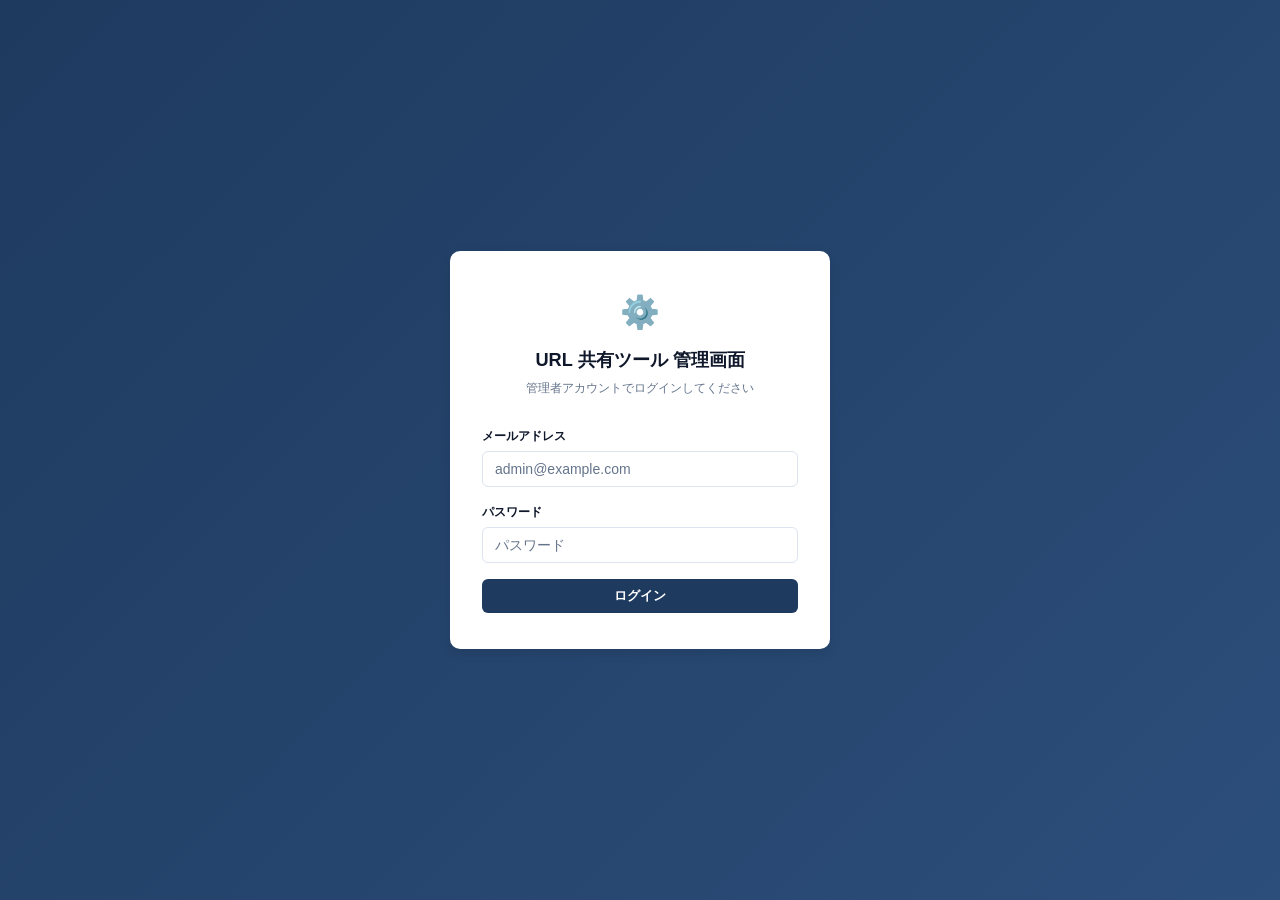
<file: admin/index.html>
<!DOCTYPE html>
<html lang="ja">
<head>
  <meta charset="UTF-8">
  <meta name="viewport" content="width=device-width, initial-scale=1.0">
  <title>管理画面 — ログイン</title>
  <link rel="stylesheet" href="/admin/css/style.css">
</head>
<body>
  <div class="login-page">
    <div class="login-box">
      <div class="login-logo">
        <div class="login-logo-icon">⚙️</div>
        <h1>URL 共有ツール 管理画面</h1>
        <p>管理者アカウントでログインしてください</p>
      </div>

      <form class="login-form" id="login-form" novalidate>
        <div class="form-group">
          <label class="form-label" for="email">メールアドレス</label>
          <input class="form-input" type="email" id="email"
                 placeholder="admin@example.com" autocomplete="email" required>
          <span class="form-error" id="email-error"></span>
        </div>
        <div class="form-group">
          <label class="form-label" for="password">パスワード</label>
          <input class="form-input" type="password" id="password"
                 placeholder="パスワード" autocomplete="current-password" required>
        </div>
        <div class="form-error" id="form-error"></div>
        <button class="btn btn-primary btn-block" type="submit" id="submit-btn">
          ログイン
        </button>
      </form>
    </div>
  </div>

  <div id="toast"></div>

  <script src="/admin/js/api.js"></script>
  <script src="/admin/js/ui.js"></script>
  <script>
    if (getToken()) location.href = '/admin/urls.html';

    const formError  = document.getElementById('form-error');
    const emailError = document.getElementById('email-error');
    const submitBtn  = document.getElementById('submit-btn');

    document.getElementById('login-form').addEventListener('submit', async (e) => {
      e.preventDefault();
      [formError, emailError].forEach(el => el.classList.remove('visible'));

      const email    = document.getElementById('email').value.trim();
      const password = document.getElementById('password').value;

      setLoading(submitBtn, true);
      try {
        const res = await api.login(email, password);
        if (!res) return;

        if (res.ok) {
          location.href = '/admin/urls.html';
          return;
        }

        const data = await res.json();
        if (res.status === 401) {
          formError.textContent = 'メールアドレスまたはパスワードが正しくありません。';
          formError.classList.add('visible');
        } else if (res.status === 403) {
          formError.textContent = '管理者権限がありません。';
          formError.classList.add('visible');
        } else if (res.status === 422 && data.errors) {
          if (data.errors.email) { emailError.textContent = data.errors.email[0]; emailError.classList.add('visible'); }
        } else {
          formError.textContent = 'エラーが発生しました。';
          formError.classList.add('visible');
        }
      } catch {
        formError.textContent = 'ネットワークエラーが発生しました。';
        formError.classList.add('visible');
      } finally {
        setLoading(submitBtn, false);
      }
    });
  </script>
</body>
</html>
</file>
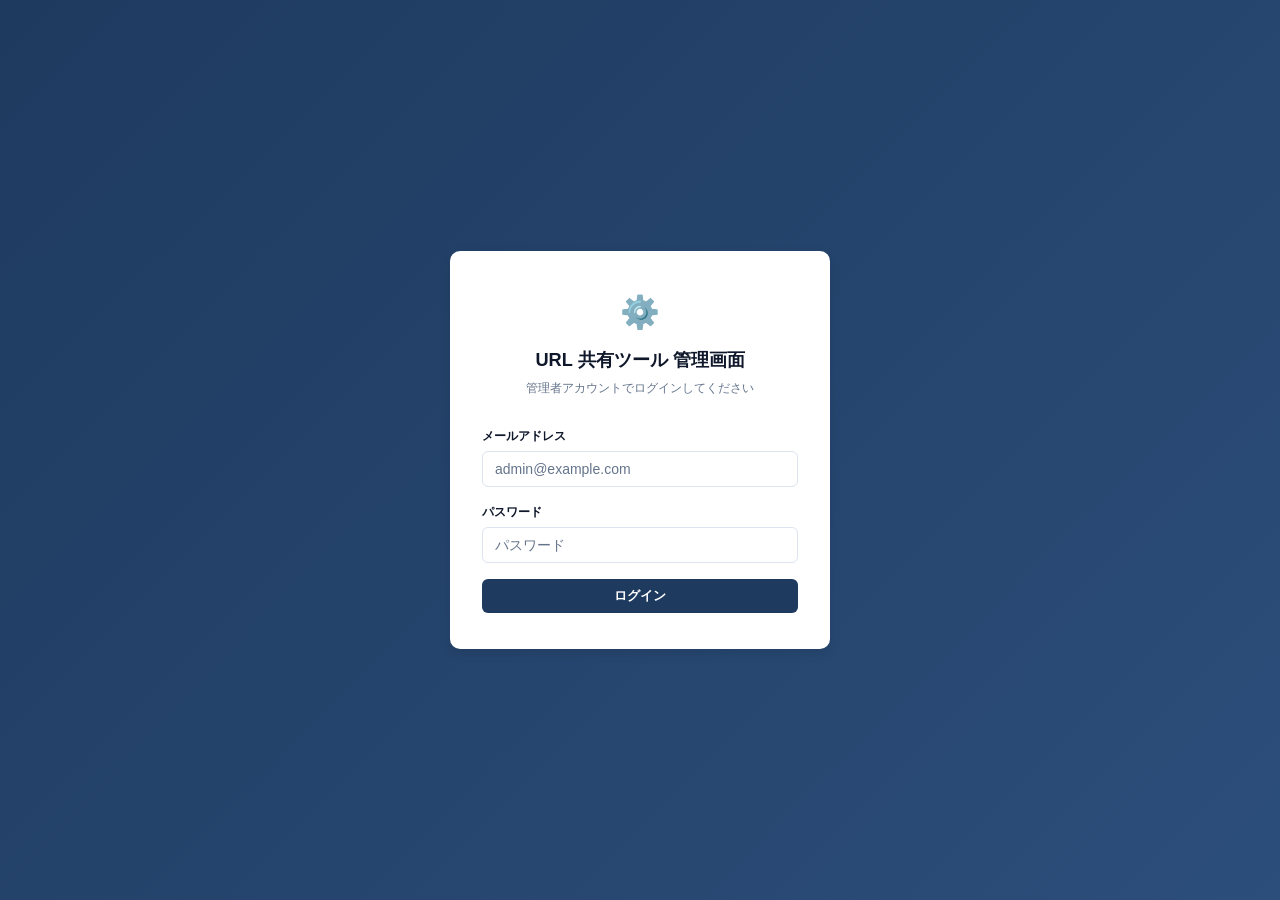
<file: admin/urls.html>
<!DOCTYPE html>
<html lang="ja">
<head>
  <meta charset="UTF-8">
  <meta name="viewport" content="width=device-width, initial-scale=1.0">
  <title>URL 管理 — 管理画面</title>
  <link rel="stylesheet" href="/admin/css/style.css">
</head>
<body>
  <div class="page-wrap">

    <!-- ヘッダー -->
    <header class="app-header">
      <div class="app-header-title">
        <span>⚙️</span> 管理画面
      </div>
      <div class="app-header-right">
        <button class="btn btn-ghost btn-sm" id="logout-btn"
                style="color:#fff;border-color:rgba(255,255,255,.4);">ログアウト</button>
      </div>
    </header>

    <!-- ナビ -->
    <nav class="app-nav">
      <a class="nav-link active" href="/admin/urls.html">URL 一覧</a>
      <a class="nav-link" href="/admin/users.html">ユーザー管理</a>
      <a class="nav-link" href="/admin/export.html">エクスポート</a>
    </nav>

    <!-- コンテンツ -->
    <div class="page-content">
      <div class="toolbar">
        <div class="toolbar-left">
          <input class="search-input" id="search" type="text" placeholder="URL・タイトルで検索…">
          <select class="filter-select" id="status-filter">
            <option value="">すべてのステータス</option>
            <option value="temporary">あとで読む</option>
            <option value="bookmarked">ブックマーク</option>
          </select>
        </div>
        <div class="toolbar-right">
          <button class="btn btn-outline btn-sm" id="reload-btn">再読込</button>
        </div>
      </div>

      <div class="card table-wrap" id="table-wrap">
        <table id="urls-table">
          <thead>
            <tr>
              <th>タイトル / URL</th>
              <th>ユーザー</th>
              <th>ステータス</th>
              <th>登録日時</th>
              <th style="text-align:right;">操作</th>
            </tr>
          </thead>
          <tbody id="urls-tbody">
            <tr><td colspan="5" style="text-align:center;padding:32px;color:var(--text-muted);">読み込み中…</td></tr>
          </tbody>
        </table>
      </div>
    </div>

  </div>

  <!-- 削除確認モーダル（簡易） -->
  <div id="confirm-overlay"
       style="display:none;position:fixed;inset:0;background:rgba(0,0,0,.5);
              z-index:200;align-items:center;justify-content:center;">
    <div class="card" style="padding:24px 28px;max-width:380px;width:90%;margin:16px;">
      <h2 style="margin-bottom:12px;">削除の確認</h2>
      <p style="font-size:13px;color:var(--text-muted);margin-bottom:20px;" id="confirm-msg"></p>
      <div style="display:flex;gap:10px;justify-content:flex-end;">
        <button class="btn btn-ghost" id="confirm-cancel">キャンセル</button>
        <button class="btn btn-danger" id="confirm-ok">削除する</button>
      </div>
    </div>
  </div>

  <div id="toast"></div>

  <script src="/admin/js/api.js"></script>
  <script src="/admin/js/ui.js"></script>
  <script>
    requireAdminAuth();
    setActiveNav('/admin/urls.html');

    let allItems = [];
    let searchTerm = '';
    let statusFilter = '';
    let pendingDeleteId = null;

    // ── 読み込み ──
    async function loadUrls() {
      document.getElementById('urls-tbody').innerHTML =
        '<tr><td colspan="5" style="text-align:center;padding:32px;color:var(--text-muted);">読み込み中…</td></tr>';
      try {
        const res = await api.listUrls({ status: statusFilter });
        if (!res) return;
        if (!res.ok) { showToast('読み込みに失敗しました', 'error'); return; }
        const data = await res.json();
        allItems = data.data ?? data;
        renderTable();
      } catch {
        showToast('ネットワークエラー', 'error');
      }
    }

    // ── テーブル描画 ──
    function renderTable() {
      const term = searchTerm.toLowerCase();
      const filtered = allItems.filter(item => {
        if (!term) return true;
        return (item.title ?? '').toLowerCase().includes(term)
            || item.url.toLowerCase().includes(term)
            || (item.user?.email ?? '').toLowerCase().includes(term);
      });

      const tbody = document.getElementById('urls-tbody');
      if (!filtered.length) {
        tbody.innerHTML = '<tr><td colspan="5"><div class="empty-state"><div class="empty-state-icon">📂</div><div class="empty-state-text">該当する URL がありません</div></div></td></tr>';
        return;
      }

      tbody.innerHTML = filtered.map(item => {
        const title  = escHtml(item.title || '(タイトルなし)');
        const url    = escHtml(item.url);
        const email  = escHtml(item.user?.email ?? '—');
        const date   = item.created_at ? new Date(item.created_at).toLocaleString('ja-JP', {year:'numeric',month:'2-digit',day:'2-digit',hour:'2-digit',minute:'2-digit'}) : '—';
        let badge = '';
        if (item.status === 'bookmarked') badge = '<span class="badge badge-bookmarked">★ ブックマーク</span>';
        else if (item.status === 'temporary') badge = '<span class="badge badge-temporary">あとで読む</span>';
        else badge = '<span class="badge badge-deleted">削除済み</span>';

        return `<tr>
          <td>
            <div class="cell-title" title="${url}">
              <a href="${url}" target="_blank" rel="noopener noreferrer"
                 style="color:var(--accent);text-decoration:none;">${title}</a>
            </div>
            <div class="cell-url" style="font-size:11px;color:var(--text-muted);" title="${url}">${url}</div>
          </td>
          <td class="cell-user">${email}</td>
          <td>${badge}</td>
          <td style="font-size:12px;white-space:nowrap;">${date}</td>
          <td class="cell-actions">
            <button class="btn btn-danger btn-sm action-delete"
                    data-id="${escHtml(item.id)}"
                    data-title="${title}">削除</button>
          </td>
        </tr>`;
      }).join('');
    }

    // ── 検索・フィルター ──
    let searchTimer;
    document.getElementById('search').addEventListener('input', (e) => {
      clearTimeout(searchTimer);
      searchTimer = setTimeout(() => { searchTerm = e.target.value.trim(); renderTable(); }, 200);
    });
    document.getElementById('status-filter').addEventListener('change', (e) => {
      statusFilter = e.target.value;
      loadUrls();
    });
    document.getElementById('reload-btn').addEventListener('click', loadUrls);

    // ── 削除アクション ──
    document.getElementById('urls-tbody').addEventListener('click', (e) => {
      const btn = e.target.closest('.action-delete');
      if (!btn) return;
      pendingDeleteId = btn.dataset.id;
      document.getElementById('confirm-msg').textContent = `「${btn.dataset.title}」を削除しますか？この操作は元に戻せません。`;
      const overlay = document.getElementById('confirm-overlay');
      overlay.style.display = 'flex';
    });

    document.getElementById('confirm-cancel').addEventListener('click', () => {
      document.getElementById('confirm-overlay').style.display = 'none';
      pendingDeleteId = null;
    });

    document.getElementById('confirm-ok').addEventListener('click', async () => {
      if (!pendingDeleteId) return;
      const id = pendingDeleteId;
      document.getElementById('confirm-overlay').style.display = 'none';
      pendingDeleteId = null;

      const btn = document.querySelector(`.action-delete[data-id="${id}"]`);
      if (btn) setLoading(btn, true);

      try {
        const res = await api.deleteUrl(id);
        if (!res) return;
        if (res.ok) {
          showToast('削除しました', 'success');
          allItems = allItems.filter(item => item.id !== id);
          renderTable();
        } else {
          showToast('削除に失敗しました', 'error');
          if (btn) setLoading(btn, false);
        }
      } catch {
        showToast('ネットワークエラー', 'error');
        if (btn) setLoading(btn, false);
      }
    });

    // ── ログアウト ──
    document.getElementById('logout-btn').addEventListener('click', async () => {
      const btn = document.getElementById('logout-btn');
      setLoading(btn, true);
      try { await api.logout(); } finally { location.href = '/admin/'; }
    });

    loadUrls();
  </script>
</body>
</html>
</file>
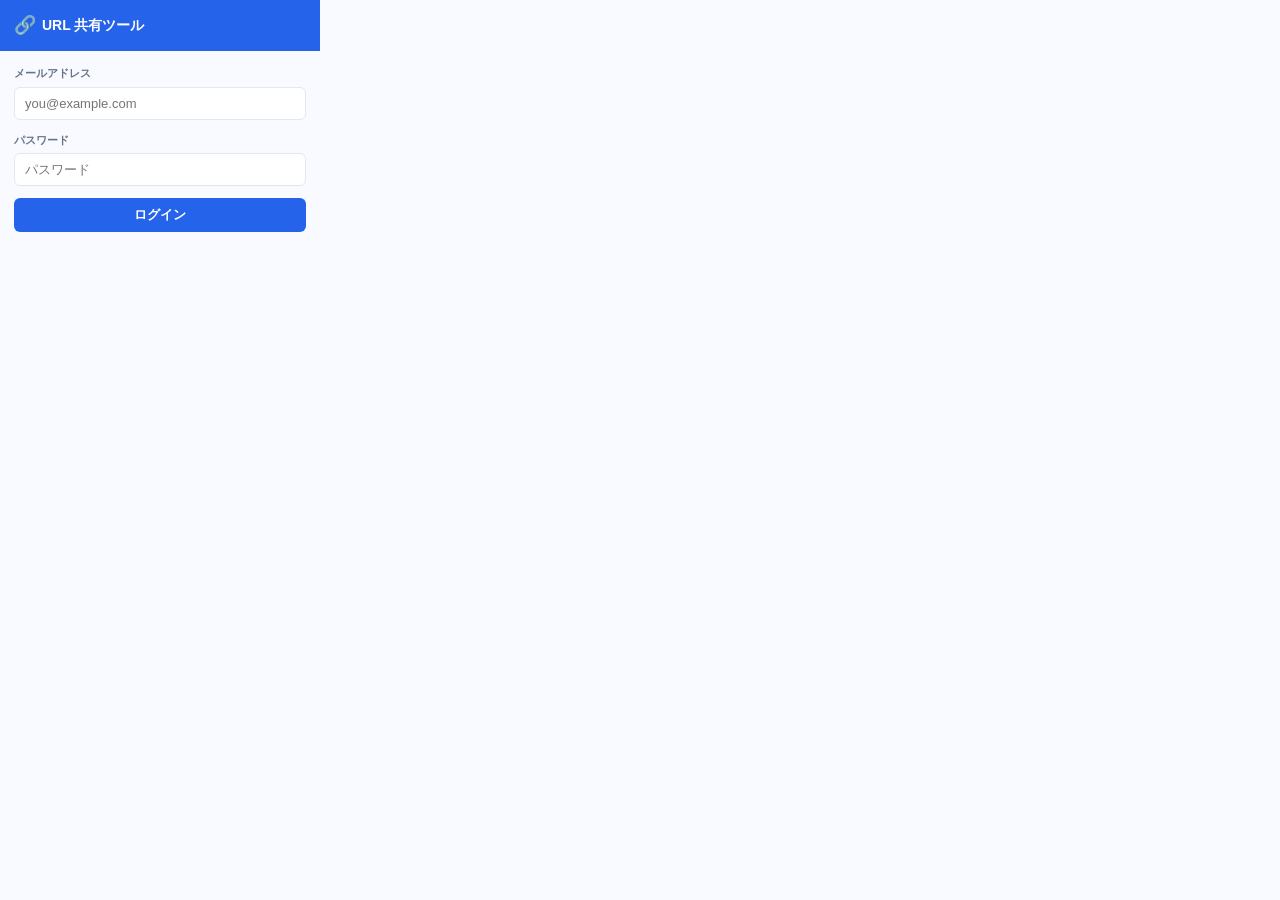
<file: extension/popup.html>
<!DOCTYPE html>
<html lang="ja">
<head>
  <meta charset="UTF-8">
  <title>URL 共有ツール</title>
  <style>
    *, *::before, *::after { box-sizing: border-box; margin: 0; padding: 0; }

    :root {
      --primary:      #2563EB;
      --primary-dark: #1D4ED8;
      --primary-soft: rgba(37,99,235,.1);
      --surface:      #F8FAFF;
      --card:         #FFFFFF;
      --border:       #E2E8F0;
      --text:         #0F172A;
      --text-muted:   #64748B;
      --success:      #16A34A;
      --warn:         #D97706;
      --warn-soft:    rgba(217,119,6,.12);
      --danger:       #DC2626;
      --radius:       8px;
      --radius-sm:    6px;
    }

    html {
      font-family: -apple-system, BlinkMacSystemFont, 'Helvetica Neue', sans-serif;
      font-size: 14px;
      background: var(--surface);
      color: var(--text);
      line-height: 1.5;
    }

    body {
      width: 320px;
      min-height: 200px;
    }

    /* ── Header ── */
    .header {
      background: var(--primary);
      color: #fff;
      padding: 12px 14px;
      display: flex; align-items: center; justify-content: space-between;
    }
    .header-title {
      display: flex; align-items: center; gap: 6px;
      font-size: 14px; font-weight: 700;
    }
    .header-title span { font-size: 18px; }
    .header-logout {
      background: none; border: 1px solid rgba(255,255,255,.4);
      color: rgba(255,255,255,.85);
      padding: 4px 8px; border-radius: 4px;
      font-size: 11px; font-weight: 600;
      cursor: pointer; font-family: inherit;
    }
    .header-logout:hover { background: rgba(255,255,255,.15); }

    /* ── Sections ── */
    .section { padding: 14px; }

    /* ── Form ── */
    .form-group { display: flex; flex-direction: column; gap: 5px; margin-bottom: 12px; }
    .form-label { font-size: 11px; font-weight: 600; color: var(--text-muted); }
    .form-input {
      padding: 8px 10px; border: 1.5px solid var(--border); border-radius: var(--radius-sm);
      font-size: 13px; font-family: inherit; color: var(--text); background: var(--card);
      width: 100%; transition: border-color .15s;
    }
    .form-input:focus { outline: none; border-color: var(--primary); }
    .form-error { font-size: 11px; color: var(--danger); display: none; }
    .form-error.visible { display: block; }

    /* ── Button ── */
    .btn {
      display: inline-flex; align-items: center; justify-content: center; gap: 5px;
      padding: 8px 14px; border: none; border-radius: var(--radius-sm);
      font-size: 13px; font-weight: 600; cursor: pointer;
      font-family: inherit; width: 100%;
      transition: background .15s;
    }
    .btn:disabled { opacity: .5; cursor: not-allowed; }
    .btn-primary { background: var(--primary); color: #fff; }
    .btn-primary:hover:not(:disabled) { background: var(--primary-dark); }
    .btn-outline { background: transparent; color: var(--primary); border: 1.5px solid var(--primary); }
    .btn-warn    { background: var(--warn-soft); color: var(--warn); border: 1.5px solid rgba(217,119,6,.3); }
    .btn-group   { display: flex; gap: 8px; }

    /* ── URL preview ── */
    .url-preview {
      background: var(--card);
      border: 1px solid var(--border);
      border-radius: var(--radius);
      padding: 10px 12px;
      margin-bottom: 14px;
      font-size: 12px;
    }
    .url-preview-title {
      font-weight: 600; color: var(--text);
      overflow: hidden; text-overflow: ellipsis; white-space: nowrap;
      margin-bottom: 2px;
    }
    .url-preview-url {
      color: var(--text-muted);
      overflow: hidden; text-overflow: ellipsis; white-space: nowrap;
    }

    /* ── Status choice ── */
    .status-choice { display: flex; gap: 6px; margin-bottom: 12px; }
    .status-btn {
      flex: 1; padding: 7px; border-radius: var(--radius-sm);
      font-size: 12px; font-weight: 600; cursor: pointer; font-family: inherit;
      background: var(--surface); color: var(--text-muted);
      border: 1.5px solid var(--border);
      transition: all .15s;
    }
    .status-btn.selected-temporary { background: var(--primary-soft); color: var(--primary); border-color: var(--primary); }
    .status-btn.selected-bookmarked { background: var(--warn-soft); color: var(--warn); border-color: rgba(217,119,6,.4); }

    /* ── Success state ── */
    .success-state {
      text-align: center; padding: 24px 14px;
    }
    .success-icon { font-size: 36px; margin-bottom: 8px; }
    .success-text { font-size: 14px; font-weight: 600; color: var(--text); }
    .success-sub  { font-size: 12px; color: var(--text-muted); margin-top: 4px; }

    /* ── Spinner ── */
    .spinner {
      width: 16px; height: 16px;
      border: 2px solid rgba(255,255,255,.3);
      border-top-color: #fff;
      border-radius: 50%;
      animation: spin .6s linear infinite;
      display: inline-block;
    }
    @keyframes spin { to { transform: rotate(360deg); } }
  </style>
</head>
<body>

  <!-- ログイン画面 -->
  <div id="view-login">
    <div class="header">
      <div class="header-title"><span>🔗</span> URL 共有ツール</div>
    </div>
    <div class="section">
      <div class="form-group">
        <label class="form-label" for="login-email">メールアドレス</label>
        <input class="form-input" type="email" id="login-email" placeholder="you@example.com" autocomplete="email">
      </div>
      <div class="form-group">
        <label class="form-label" for="login-password">パスワード</label>
        <input class="form-input" type="password" id="login-password" placeholder="パスワード" autocomplete="current-password">
      </div>
      <div class="form-error" id="login-error"></div>
      <div style="margin-top:4px;">
        <button class="btn btn-primary" id="login-btn">ログイン</button>
      </div>
    </div>
  </div>

  <!-- 保存画面 -->
  <div id="view-save" style="display:none;">
    <div class="header">
      <div class="header-title"><span>🔗</span> URL 共有ツール</div>
      <button class="header-logout" id="logout-btn">ログアウト</button>
    </div>
    <div class="section">
      <div class="url-preview" id="url-preview">
        <div class="url-preview-title" id="preview-title">読み込み中…</div>
        <div class="url-preview-url" id="preview-url"></div>
      </div>

      <div class="status-choice">
        <button class="status-btn selected-temporary" data-status="temporary" id="btn-temporary">⏰ あとで読む</button>
        <button class="status-btn" data-status="bookmarked" id="btn-bookmarked">★ ブックマーク</button>
      </div>

      <div class="form-error" id="save-error"></div>

      <button class="btn btn-primary" id="save-btn">保存する</button>
    </div>
  </div>

  <!-- 保存完了画面 -->
  <div id="view-done" style="display:none;">
    <div class="header">
      <div class="header-title"><span>🔗</span> URL 共有ツール</div>
      <button class="header-logout" id="logout-btn-done">ログアウト</button>
    </div>
    <div class="success-state">
      <div class="success-icon">✅</div>
      <div class="success-text" id="done-text">保存しました</div>
      <div class="success-sub" id="done-sub"></div>
    </div>
    <div class="section" style="padding-top:0;">
      <button class="btn btn-outline" id="save-another-btn">別の URL を保存する</button>
    </div>
  </div>

  <script src="popup.js"></script>
</body>
</html>
</file>
<file: admin/css/style.css>
/* ── Reset & Root ───────────────────────────────────────── */
*, *::before, *::after { box-sizing: border-box; margin: 0; padding: 0; }

:root {
  --primary:      #1E3A5F;
  --primary-mid:  #2C4E7A;
  --primary-dark: #162D4A;
  --primary-soft: rgba(30, 58, 95, 0.08);
  --accent:       #2563EB;
  --surface:      #F1F5FB;
  --card:         #FFFFFF;
  --border:       #DCE4EF;
  --text:         #0F172A;
  --text-muted:   #64748B;
  --success:      #16A34A;
  --warn:         #D97706;
  --warn-soft:    rgba(217,119,6,.12);
  --danger:       #DC2626;
  --danger-soft:  rgba(220,38,38,.08);
  --radius:       10px;
  --radius-sm:    6px;
  --shadow:       0 1px 3px rgba(0,0,0,.07), 0 1px 2px rgba(0,0,0,.04);
  --shadow-md:    0 4px 12px rgba(0,0,0,.10);
}

html {
  background: var(--surface);
  color: var(--text);
  font-family: -apple-system, BlinkMacSystemFont, 'Helvetica Neue',
               'Hiragino Sans', 'Hiragino Kaku Gothic ProN', sans-serif;
  font-size: 14px;
  line-height: 1.6;
  -webkit-font-smoothing: antialiased;
}
body { min-height: 100vh; }

h1 { font-size: 1.5rem; font-weight: 700; }
h2 { font-size: 1.1rem; font-weight: 600; }

/* ── Button ─────────────────────────────────────────────── */
.btn {
  display: inline-flex; align-items: center; justify-content: center; gap: 6px;
  padding: 8px 16px;
  border-radius: var(--radius-sm);
  border: none;
  font-size: 13px; font-weight: 600;
  cursor: pointer;
  transition: background .15s, opacity .15s;
  white-space: nowrap;
  font-family: inherit;
}
.btn:disabled { opacity: .5; cursor: not-allowed; }

.btn-primary { background: var(--primary); color: #fff; }
.btn-primary:hover:not(:disabled) { background: var(--primary-dark); }

.btn-outline { background: transparent; color: var(--accent); border: 1.5px solid var(--accent); }
.btn-outline:hover:not(:disabled) { background: var(--primary-soft); }

.btn-ghost { background: transparent; color: var(--text-muted); border: 1.5px solid var(--border); }
.btn-ghost:hover:not(:disabled) { background: var(--border); }

.btn-danger { background: var(--danger-soft); color: var(--danger); border: 1.5px solid rgba(220,38,38,.2); }
.btn-danger:hover:not(:disabled) { background: rgba(220,38,38,.15); }

.btn-sm { padding: 5px 10px; font-size: 12px; }
.btn-block { width: 100%; }

/* ── Form ───────────────────────────────────────────────── */
.form-group { display: flex; flex-direction: column; gap: 5px; }
.form-label { font-size: 12px; font-weight: 600; color: var(--text); }

.form-input {
  padding: 9px 12px;
  border: 1.5px solid var(--border);
  border-radius: var(--radius-sm);
  font-size: 14px; font-family: inherit;
  color: var(--text); background: var(--card);
  transition: border-color .15s, box-shadow .15s;
  width: 100%;
}
.form-input:focus {
  outline: none;
  border-color: var(--accent);
  box-shadow: 0 0 0 3px rgba(37,99,235,.1);
}
.form-input::placeholder { color: var(--text-muted); }

.form-error { font-size: 12px; color: var(--danger); display: none; }
.form-error.visible { display: block; }

/* ── Card ───────────────────────────────────────────────── */
.card {
  background: var(--card);
  border: 1px solid var(--border);
  border-radius: var(--radius);
  box-shadow: var(--shadow);
}

/* ── Badge ──────────────────────────────────────────────── */
.badge {
  display: inline-block;
  padding: 2px 8px; border-radius: 99px;
  font-size: 11px; font-weight: 600; letter-spacing: .02em;
}
.badge-temporary  { background: var(--surface);   color: var(--text-muted); border: 1px solid var(--border); }
.badge-bookmarked { background: var(--warn-soft);  color: var(--warn);       border: 1px solid rgba(217,119,6,.3); }
.badge-deleted    { background: var(--danger-soft);color: var(--danger);     border: 1px solid rgba(220,38,38,.2); }

/* ── Toast ──────────────────────────────────────────────── */
#toast {
  position: fixed; bottom: 20px; left: 50%;
  transform: translateX(-50%) translateY(60px);
  background: var(--text); color: #fff;
  padding: 10px 18px; border-radius: var(--radius-sm);
  font-size: 13px; font-weight: 500;
  box-shadow: var(--shadow-md);
  transition: transform .2s ease, opacity .2s ease;
  opacity: 0; z-index: 1000; white-space: nowrap; pointer-events: none;
}
#toast.show { transform: translateX(-50%) translateY(0); opacity: 1; }
#toast.success { background: var(--success); }
#toast.error   { background: var(--danger); }

/* ── Spinner ────────────────────────────────────────────── */
.spinner {
  width: 18px; height: 18px;
  border: 2px solid rgba(255,255,255,.3);
  border-top-color: #fff;
  border-radius: 50%;
  animation: spin .6s linear infinite;
  display: inline-block;
}
@keyframes spin { to { transform: rotate(360deg); } }

/* ── Page layout ────────────────────────────────────────── */
.page-wrap { display: flex; flex-direction: column; min-height: 100vh; }

.app-header {
  background: var(--primary);
  color: #fff;
  padding: 0 24px;
  height: 56px;
  display: flex; align-items: center; justify-content: space-between;
  position: sticky; top: 0; z-index: 50;
}
.app-header-title {
  display: flex; align-items: center; gap: 8px;
  font-size: 15px; font-weight: 700;
}
.app-header-right { display: flex; align-items: center; gap: 10px; }

.app-nav {
  background: var(--primary-mid);
  display: flex; gap: 0;
  border-bottom: 1px solid rgba(255,255,255,.1);
}
.nav-link {
  padding: 10px 20px;
  font-size: 13px; font-weight: 600;
  color: rgba(255,255,255,.7);
  text-decoration: none;
  border-bottom: 2px solid transparent;
  transition: color .15s, border-color .15s;
}
.nav-link:hover   { color: #fff; }
.nav-link.active  { color: #fff; border-bottom-color: #fff; }

.page-content { flex: 1; padding: 24px; max-width: 1100px; margin: 0 auto; width: 100%; }

/* ── Table ──────────────────────────────────────────────── */
.table-wrap { overflow-x: auto; }
table {
  width: 100%; border-collapse: collapse;
  font-size: 13px;
}
thead { background: var(--surface); }
th {
  padding: 10px 12px; text-align: left;
  font-weight: 600; color: var(--text-muted);
  border-bottom: 2px solid var(--border);
  white-space: nowrap;
}
td {
  padding: 10px 12px;
  border-bottom: 1px solid var(--border);
  vertical-align: middle;
}
tr:last-child td { border-bottom: none; }
tr:hover td { background: var(--surface); }

.cell-url {
  max-width: 320px;
  overflow: hidden; text-overflow: ellipsis; white-space: nowrap;
}
.cell-title { max-width: 240px; overflow: hidden; text-overflow: ellipsis; white-space: nowrap; }
.cell-user  { white-space: nowrap; }
.cell-actions { white-space: nowrap; text-align: right; }

/* ── Toolbar ────────────────────────────────────────────── */
.toolbar {
  display: flex; align-items: center; justify-content: space-between;
  gap: 12px; flex-wrap: wrap;
  margin-bottom: 16px;
}
.toolbar-left  { display: flex; align-items: center; gap: 10px; flex-wrap: wrap; }
.toolbar-right { display: flex; gap: 8px; }

.search-input {
  padding: 8px 12px;
  border: 1.5px solid var(--border);
  border-radius: var(--radius-sm);
  font-size: 13px; font-family: inherit; color: var(--text); background: var(--card);
  width: 240px;
  transition: border-color .15s;
}
.search-input:focus { outline: none; border-color: var(--accent); }

.filter-select {
  padding: 8px 10px;
  border: 1.5px solid var(--border); border-radius: var(--radius-sm);
  font-size: 13px; font-family: inherit; color: var(--text); background: var(--card);
  cursor: pointer;
}
.filter-select:focus { outline: none; border-color: var(--accent); }

/* ── Empty ──────────────────────────────────────────────── */
.empty-state { text-align: center; padding: 48px; color: var(--text-muted); }
.empty-state-icon { font-size: 40px; margin-bottom: 12px; }
.empty-state-text { font-size: 14px; font-weight: 600; color: var(--text); }

/* ── Login page ─────────────────────────────────────────── */
.login-page {
  min-height: 100vh;
  display: flex; align-items: center; justify-content: center;
  background: linear-gradient(135deg, var(--primary) 0%, var(--primary-mid) 100%);
  padding: 24px;
}
.login-box { background: var(--card); border-radius: var(--radius); padding: 36px 32px; width: 100%; max-width: 380px; box-shadow: var(--shadow-md); }
.login-logo { text-align: center; margin-bottom: 28px; }
.login-logo-icon { font-size: 32px; margin-bottom: 8px; }
.login-logo h1 { font-size: 1.3rem; color: var(--text); }
.login-logo p  { font-size: 12px; color: var(--text-muted); margin-top: 4px; }
.login-form { display: flex; flex-direction: column; gap: 16px; }
</file>
